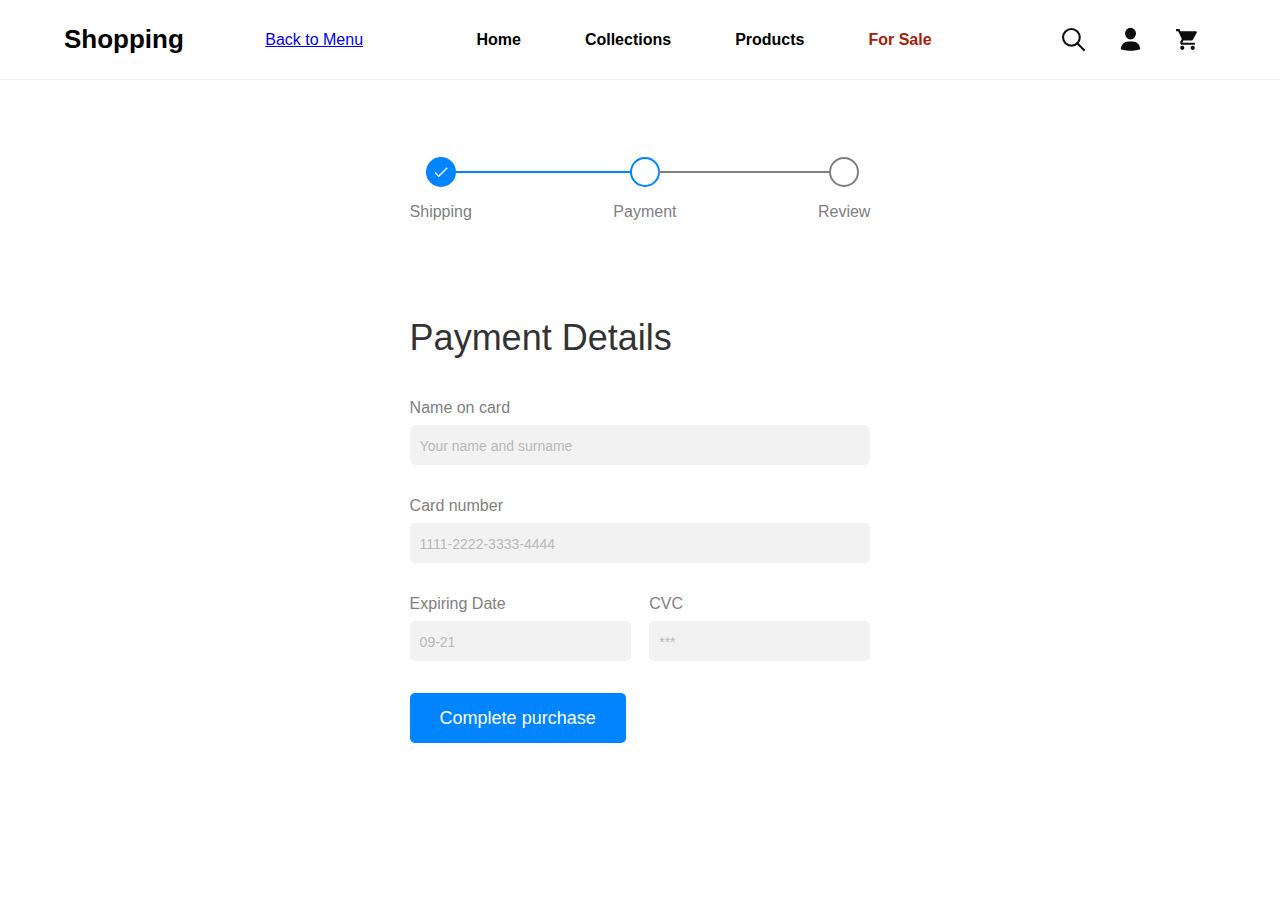
<file: payment.html>
<!DOCTYPE html>
<html lang="en">
<head>
    <meta charset="UTF-8">
    <meta http-equiv="X-UA-Compatible" content="IE=edge">
    <meta name="viewport" content="width=device-width, initial-scale=1.0">
    <link rel="stylesheet" href="styles_payment.css">
    <title>Complete your purchase</title>
</head>
<body>

    <header>
        <h1 class="logo">Shopping</h1>
        <a href="index.html" class="menu-link">Back to Menu</a>
        <ul class="menu-container">
            <li class="menu-item">Home</li>
            <li class="menu-item">Collections</li>
            <li class="menu-item">Products</li>
            <li class="menu-item red">For Sale</li>
        </ul>
        <div class="menu-icons-container">
           <img src="Resources/Search.svg" alt="" class="icon"> 
           <img src="Resources/Profile.svg" alt="" class="icon"> 
           <img src="Resources/Cart.svg" alt="" class="icon"> 
        </div>
    </header>

    <div class="progress-checkout-container">
        <div class="progress-step-container">
            <div class="step-check"></div>
            <span class="step-title">Shipping</span>
        </div>
        <div class="progress-step-container">
            <div class="step-check"></div>
            <span class="step-title">Payment</span>
        </div>
        <div class="progress-step-container">
            <div class="step-check"></div>
            <span class="step-title">Review</span>
        </div>
    </div>
    
    <div class="form-container">
        <h2 class="form-title">Payment Details</h2>
        <form action="" class="checkout-form">
            <div class="input-line">
                <label for="name">Name on card</label>
                <input type="text" name="name" id="name" placeholder="Your name and surname">
            </div>
            <div class="input-line">
                <label for="name">Card number</label>
                <input type="text" name="name" id="name" placeholder="1111-2222-3333-4444">
            </div>
            <div class="input-container">
                <div class="input-line">
                    <label for="name">Expiring Date</label>
                    <input type="text" name="name" id="name" placeholder="09-21">
                </div>
                <div class="input-line">
                    <label for="name">CVC</label>
                    <input type="text" name="name" id="name" placeholder="***">
                </div>
            </div>
            <input type="button" value="Complete purchase">
        </form>
    </div>

</body>
</html>
</file>
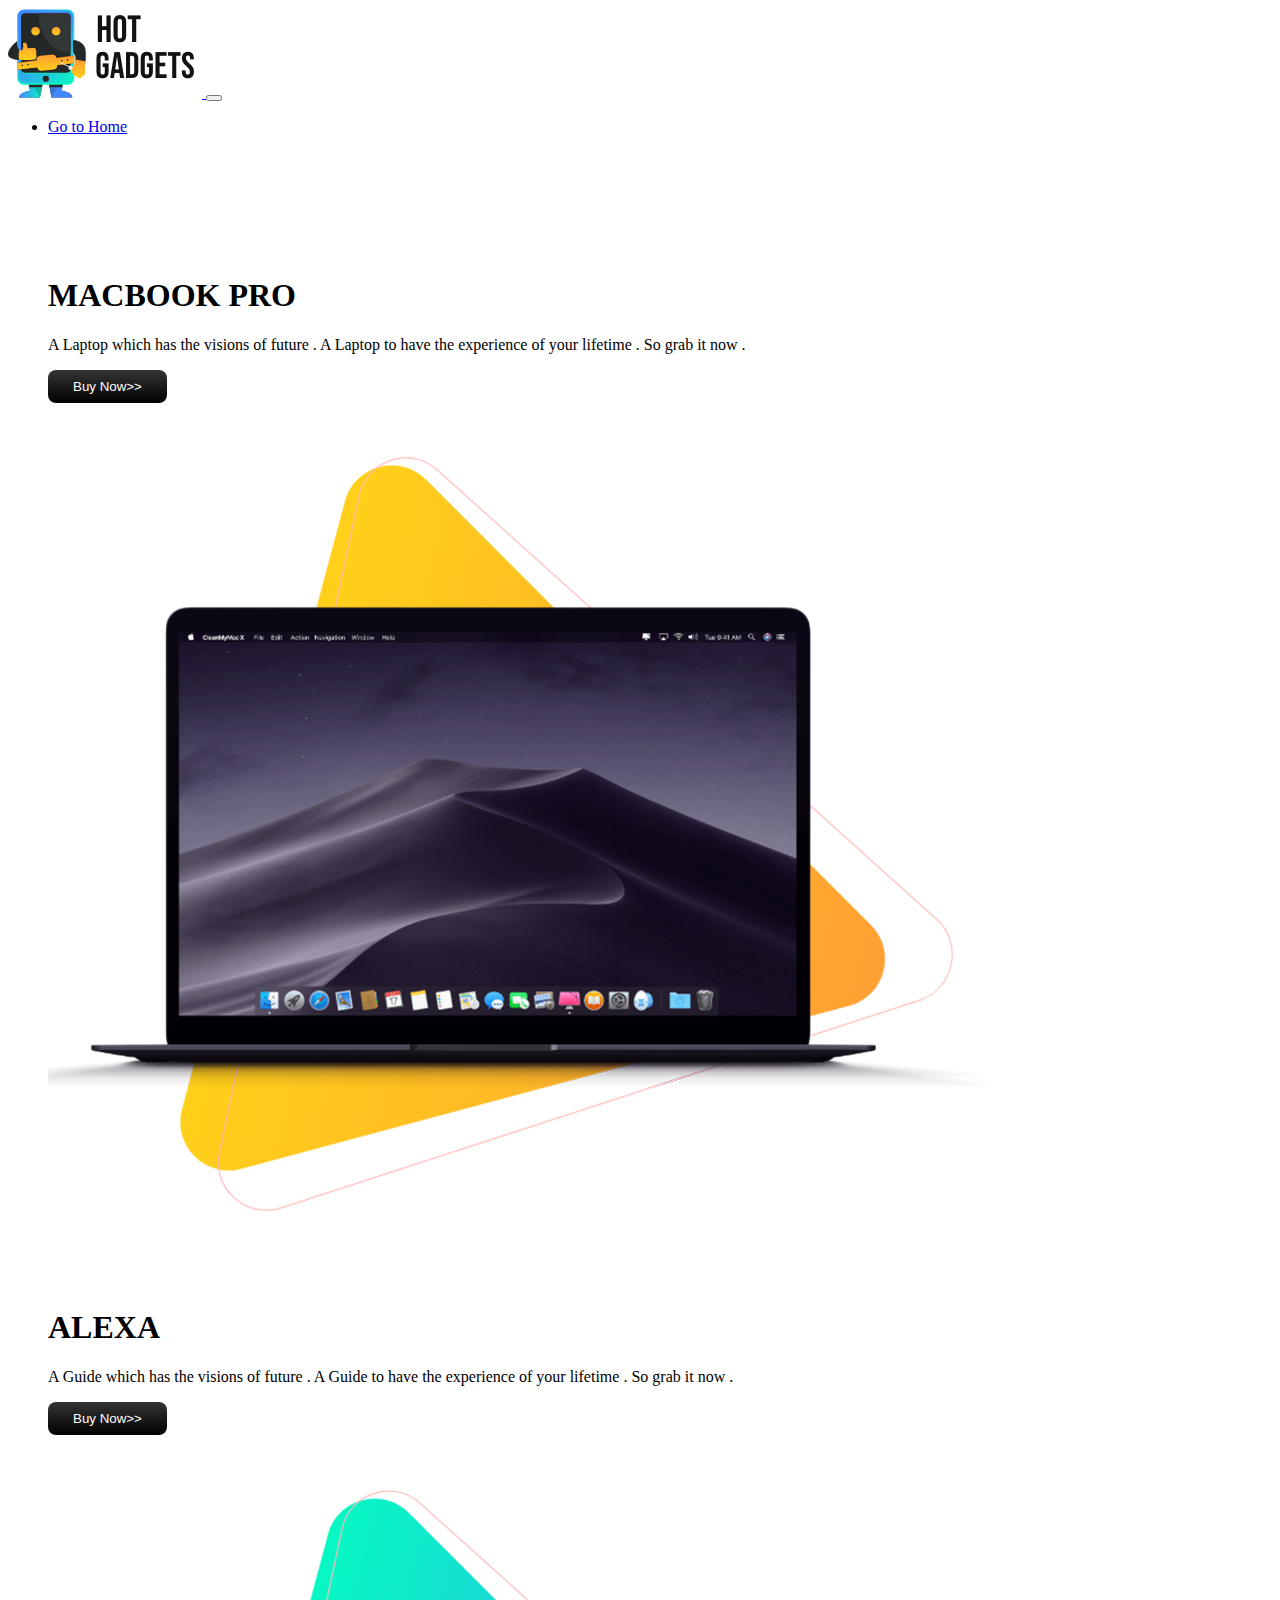
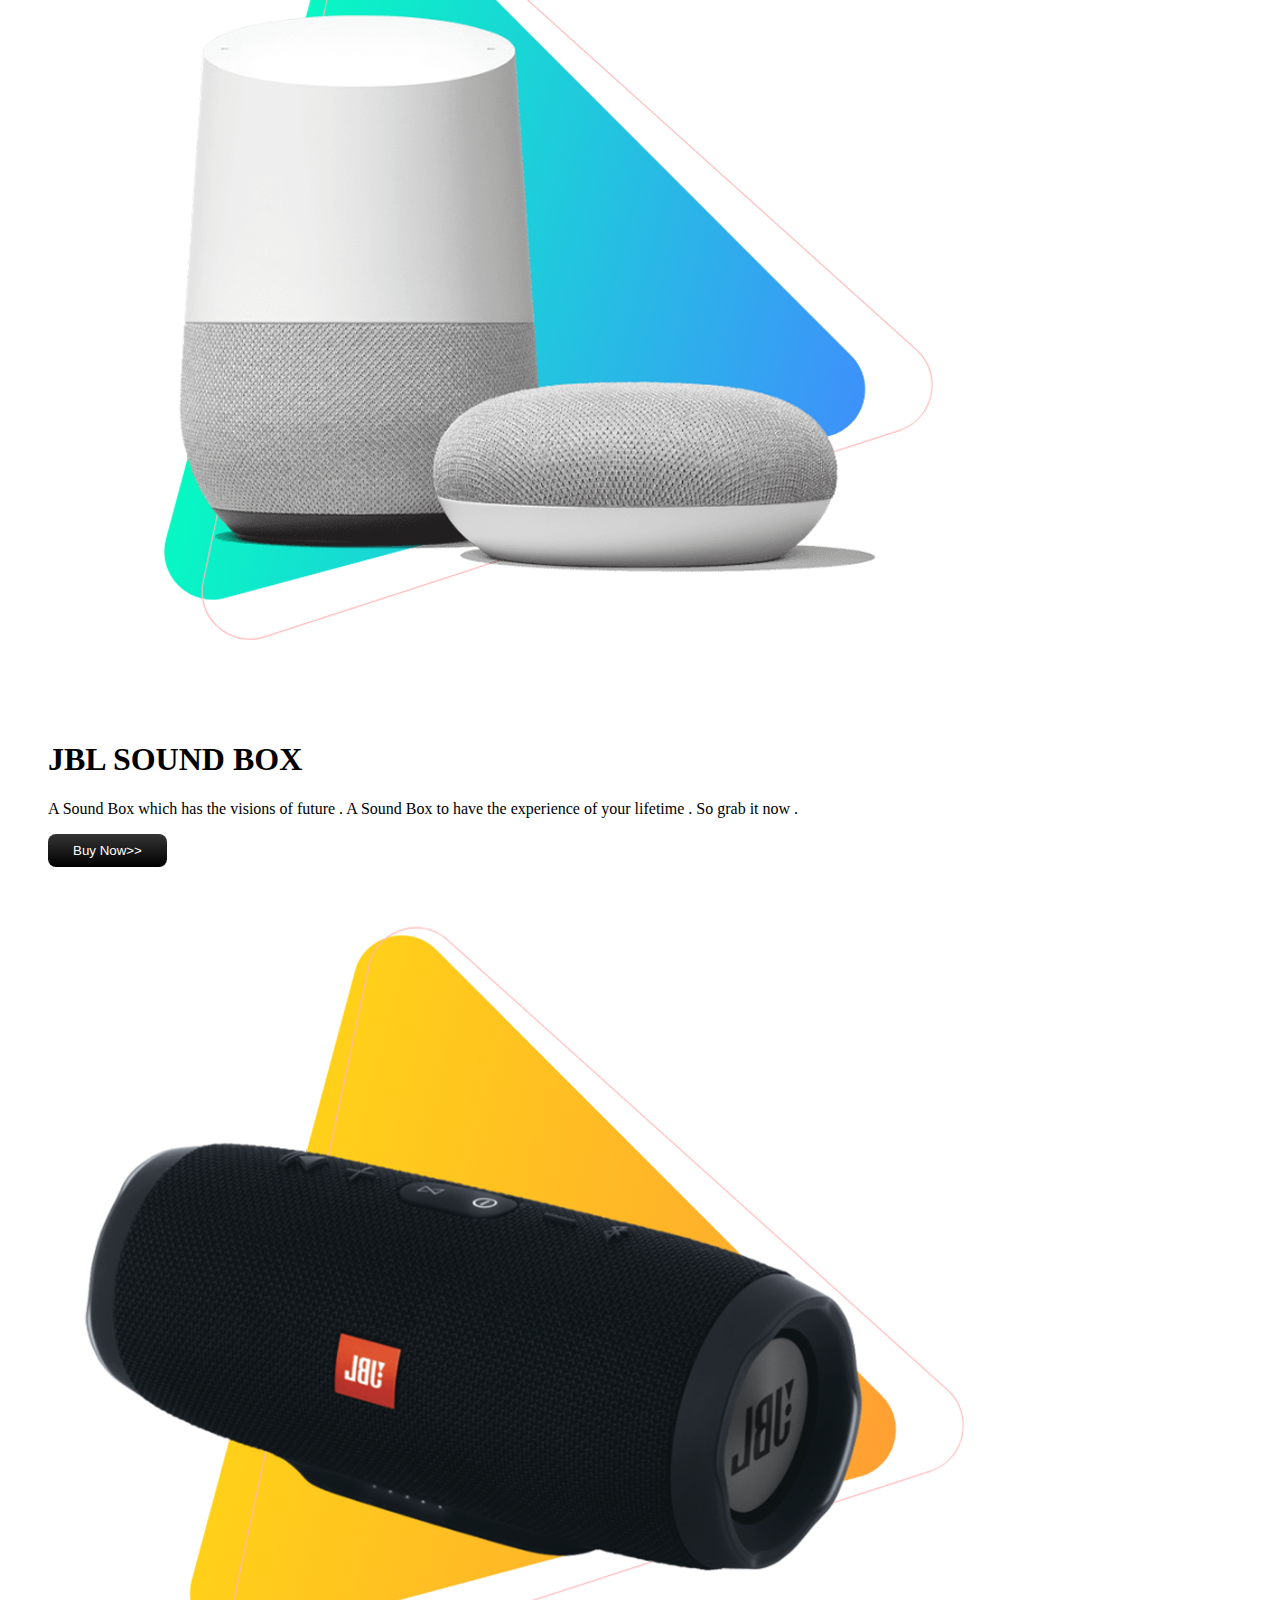
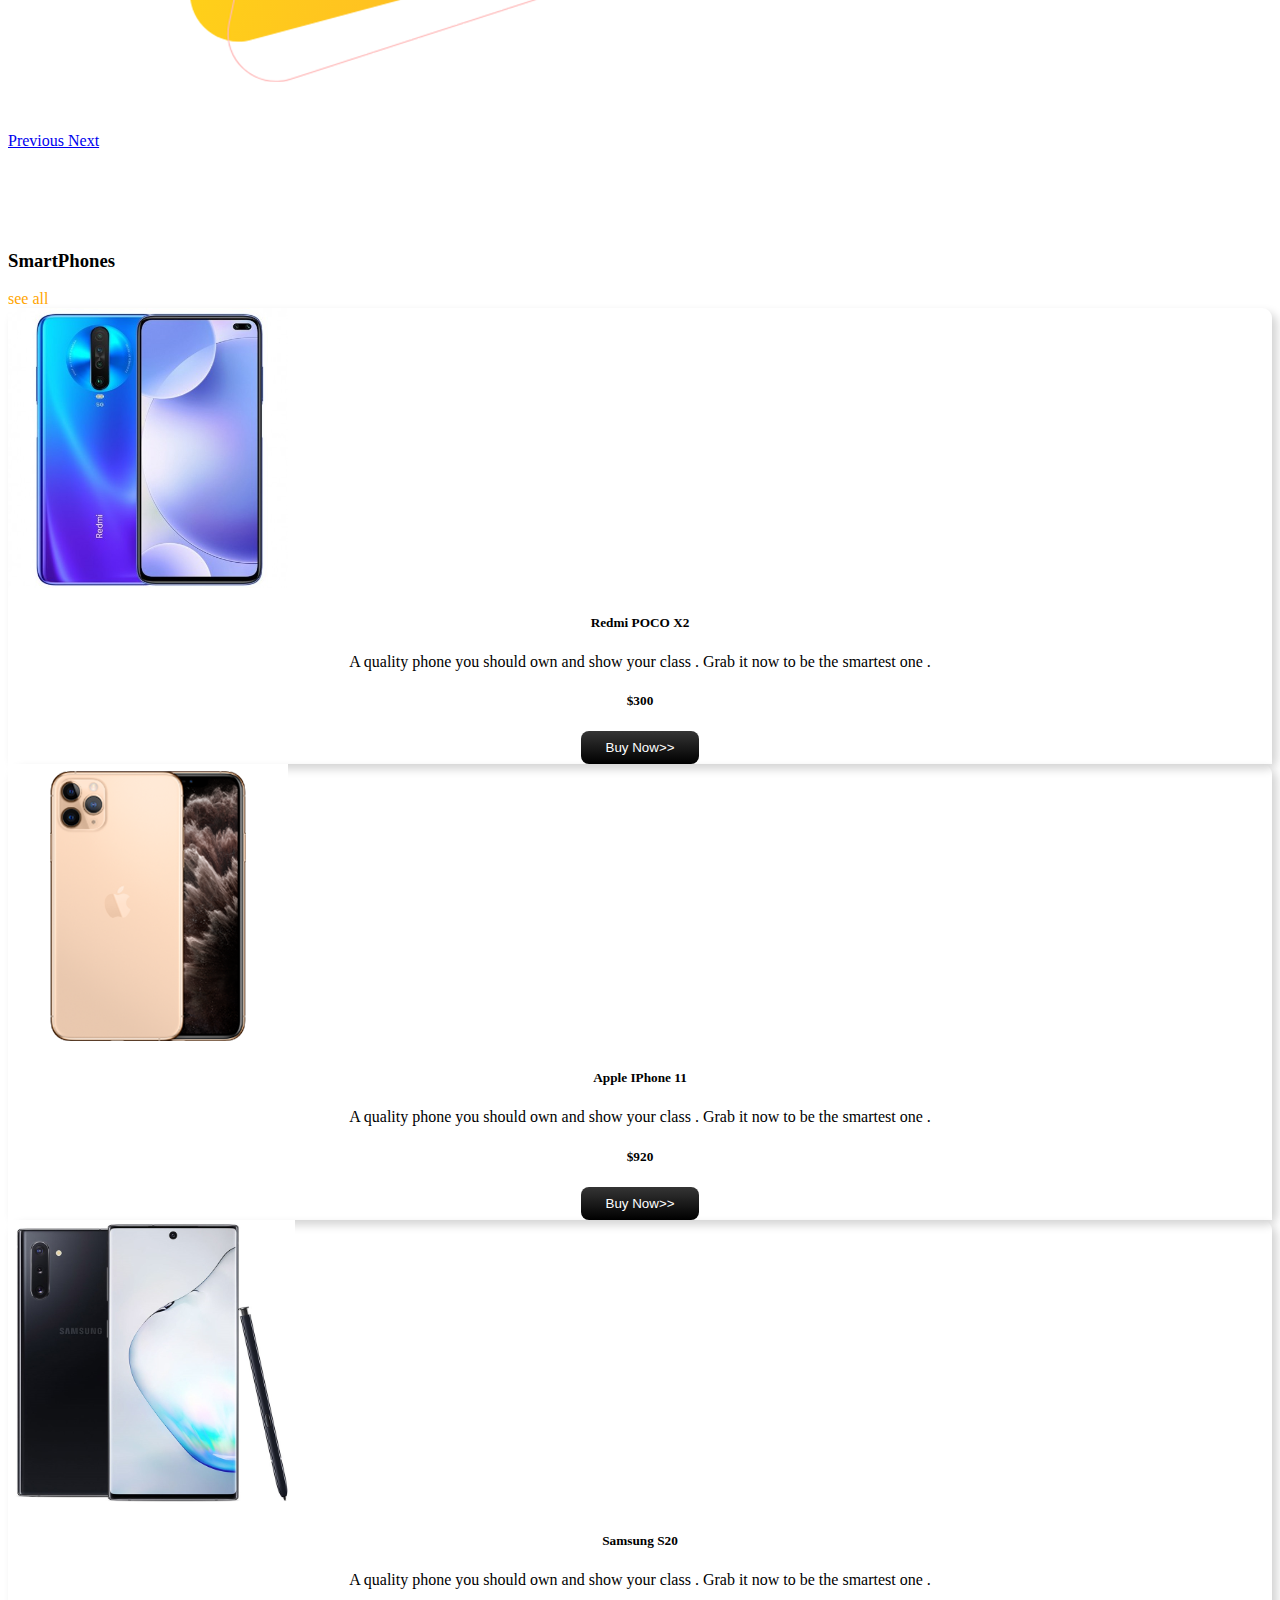
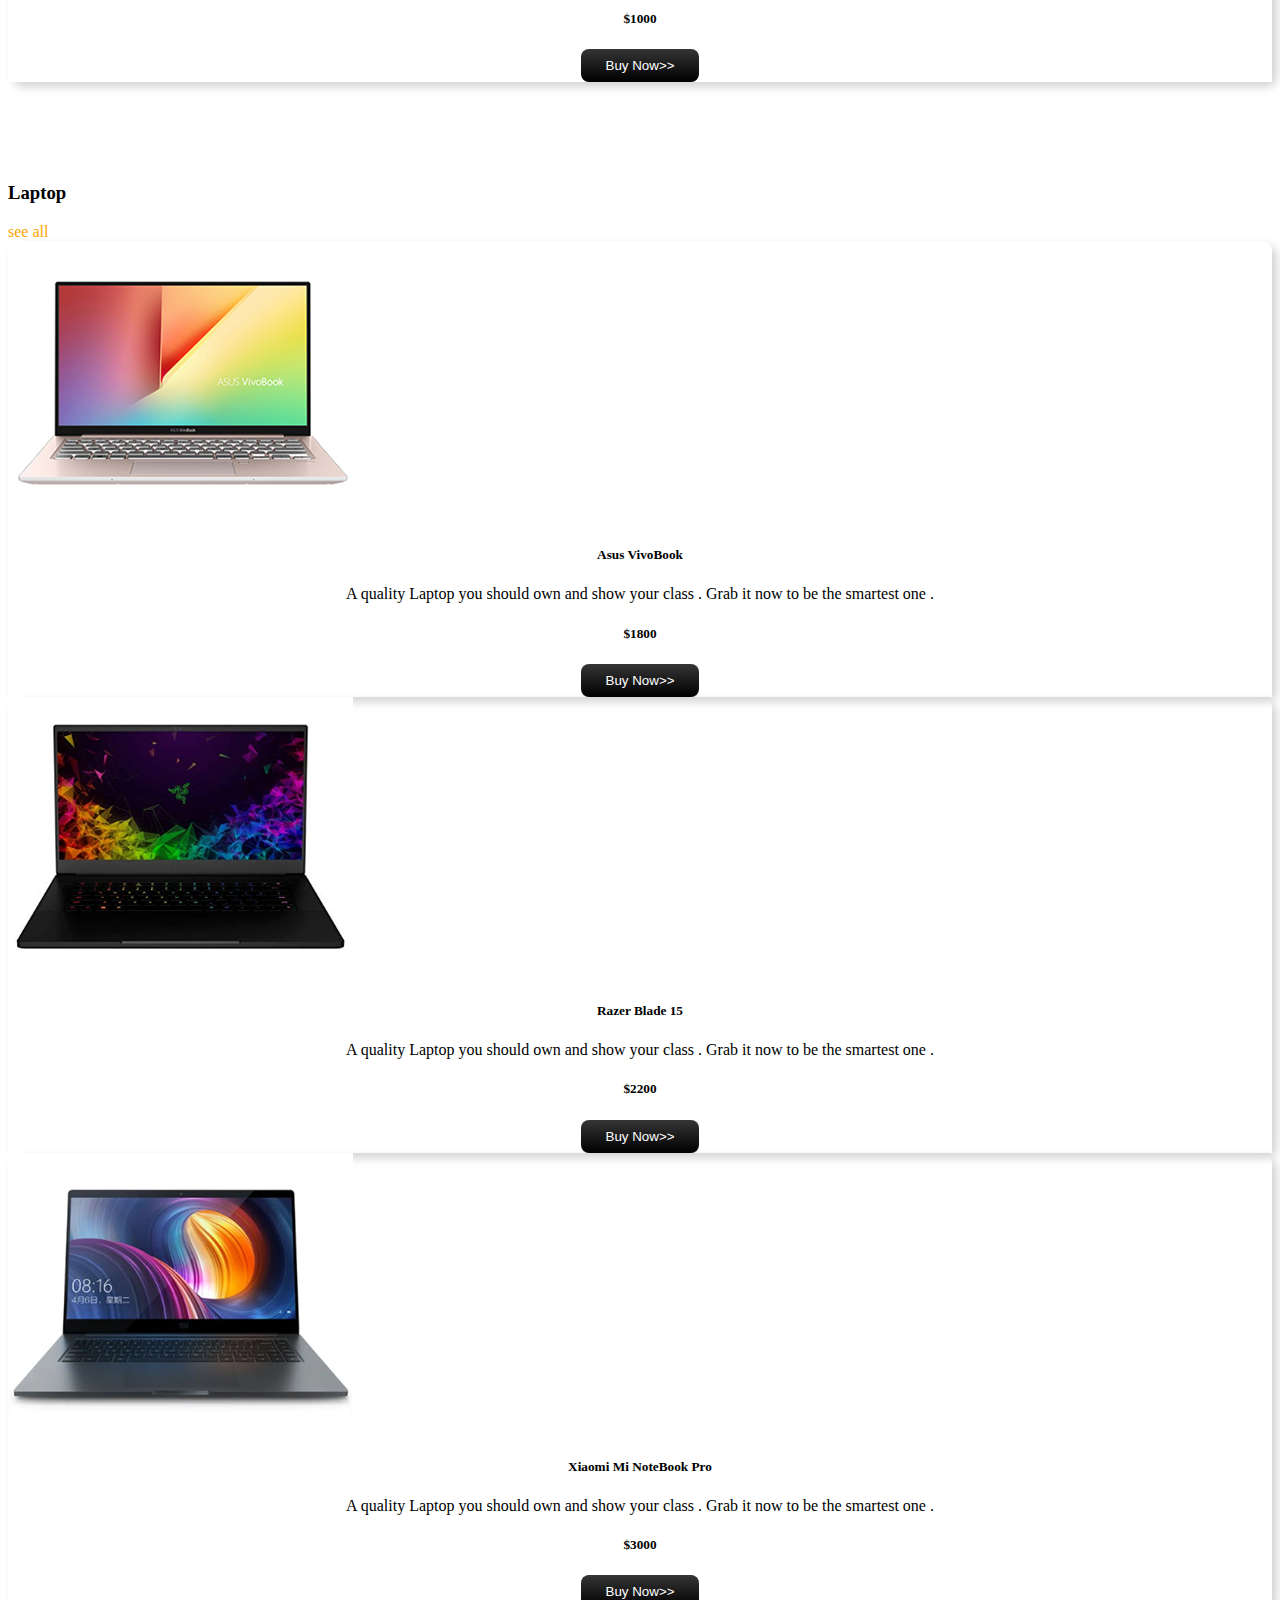
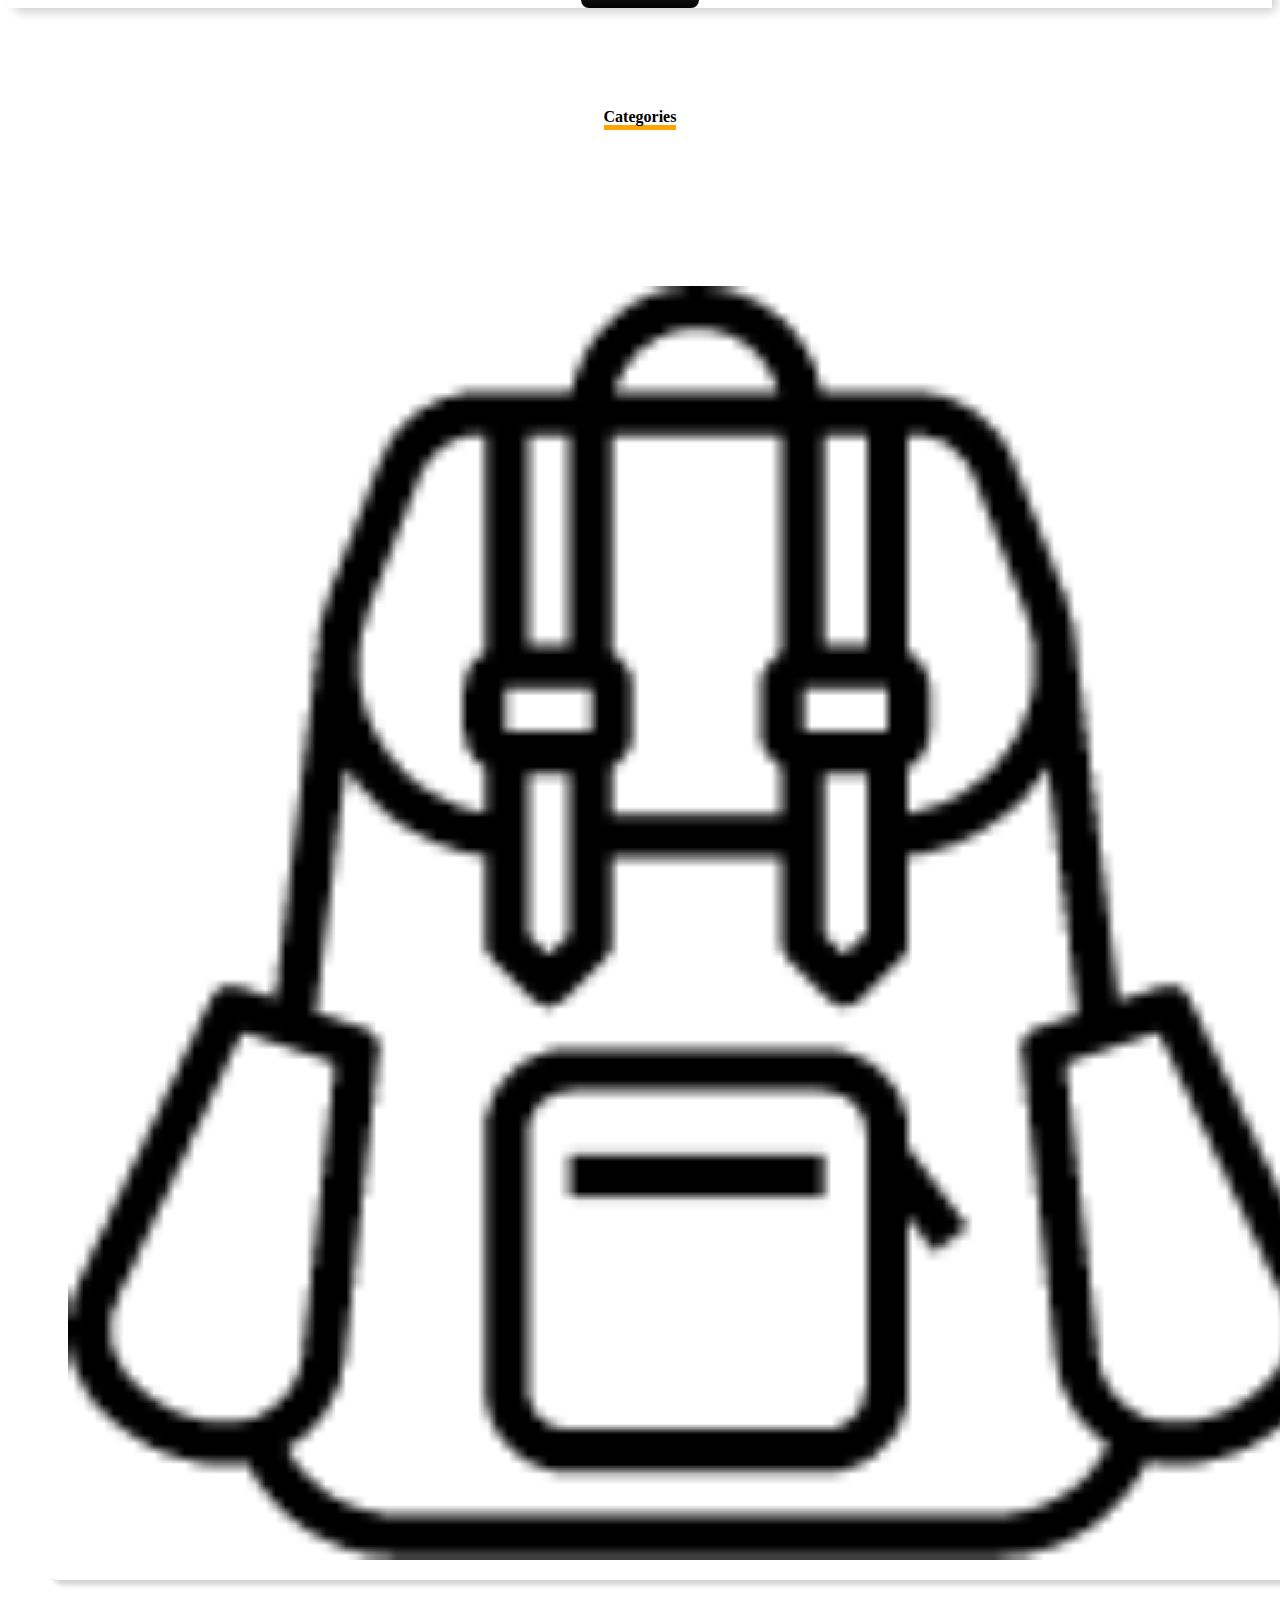
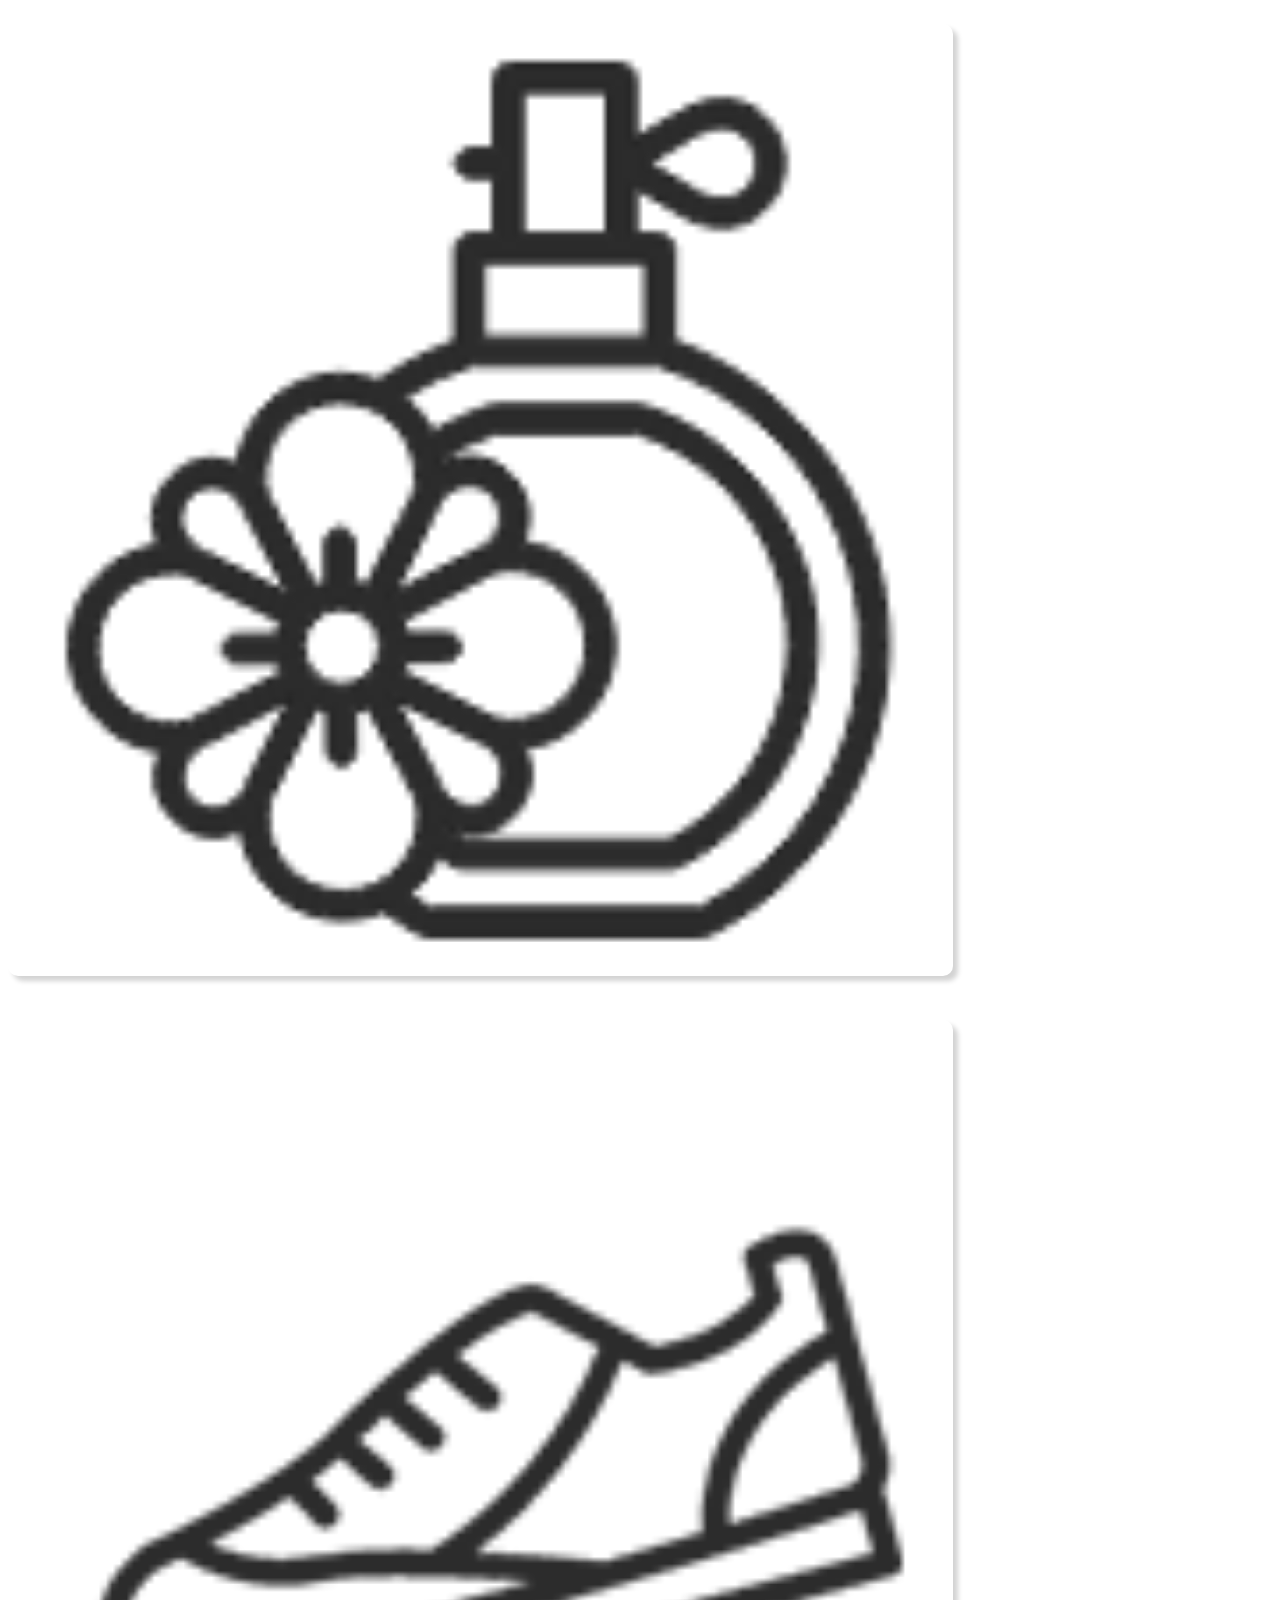
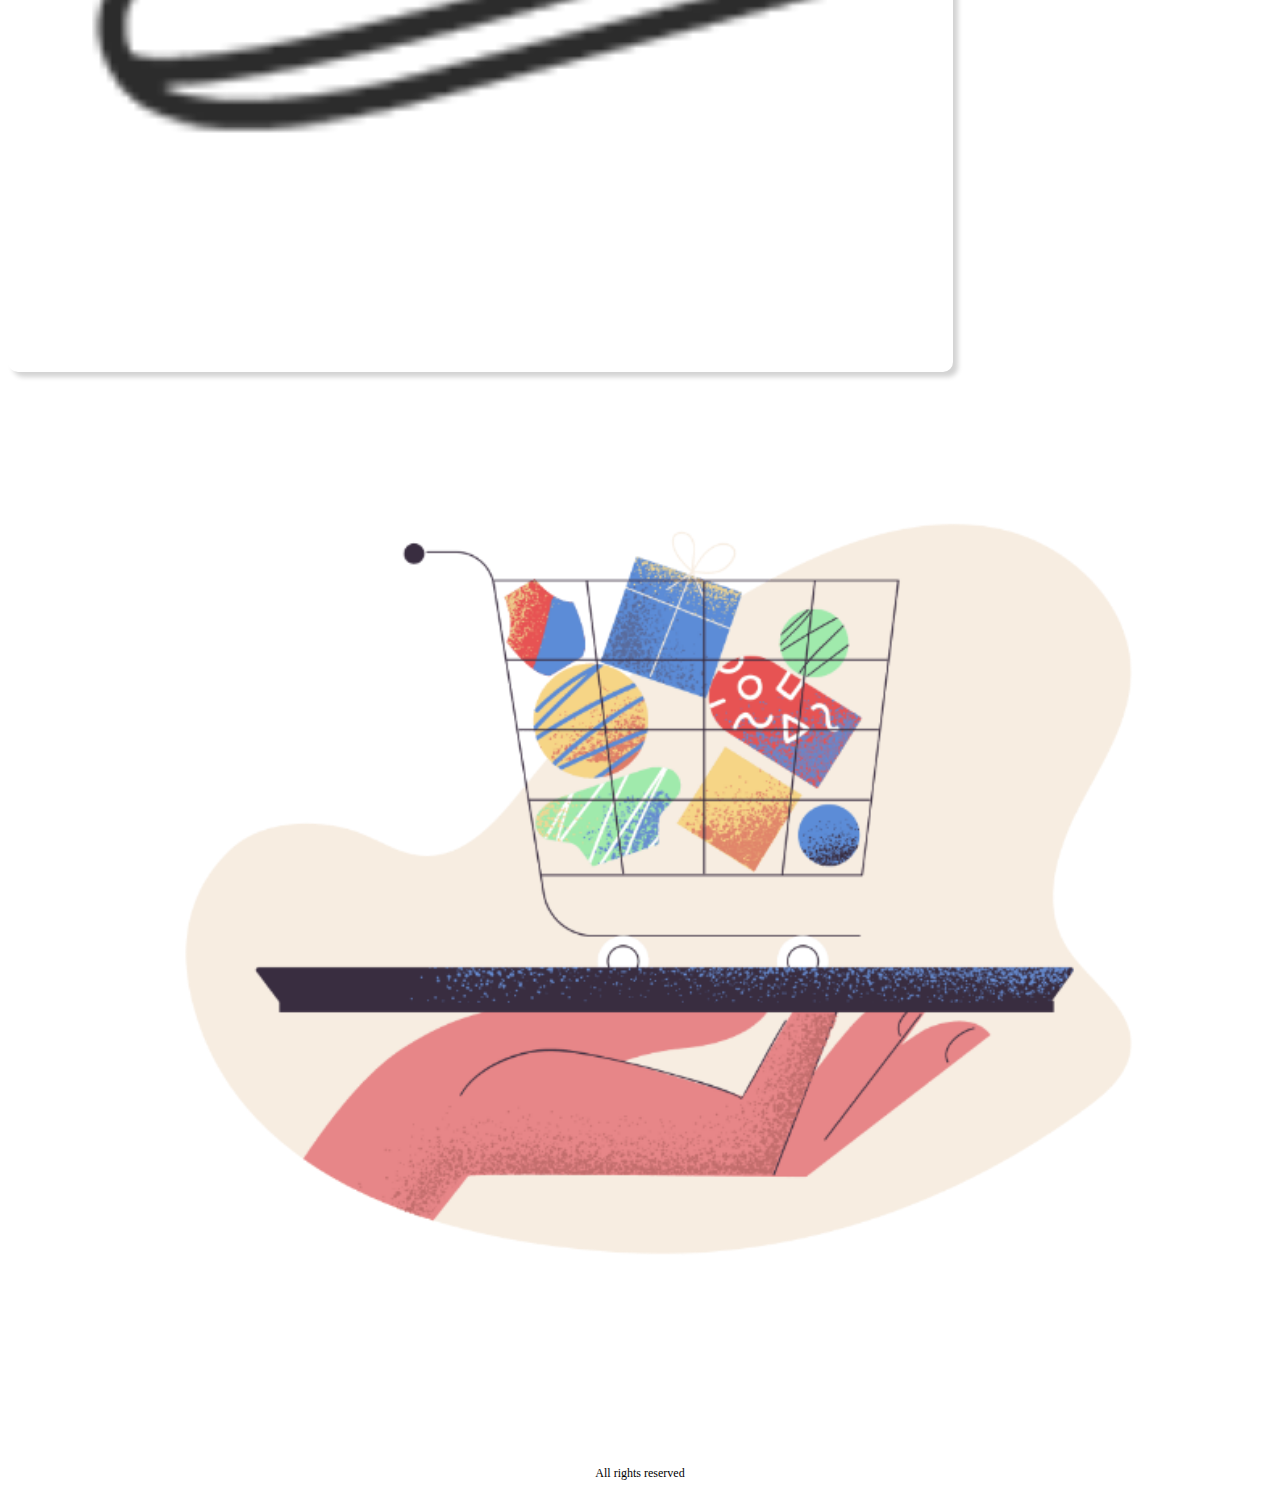
<file: product.html>
<!DOCTYPE html>
<html lang="en">
<head>
    <meta charset="UTF-8">
    <meta name="viewport" content="width=device-width, initial-scale=1.0">
    <title>Hot Gadgets</title>
    <link rel="stylesheet" href="https://stackpath.bootstrapcdn.com/bootstrap/4.5.0/css/bootstrap.min.css" integrity="sha384-9aIt2nRpC12Uk9gS9baDl411NQApFmC26EwAOH8WgZl5MYYxFfc+NcPb1dKGj7Sk" crossorigin="anonymous">
    <link rel="stylesheet" href="styles_product.css">
</head>

<body>
    <div class="container">
        <nav class="navbar navbar-expand-lg navbar-light bg-light">
            <a class="navbar-brand" href="#">
                <img src="images/logo.png" alt="">
            </a>
            <button class="navbar-toggler" type="button" data-toggle="collapse" data-target="#navbarNav" aria-controls="navbarNav" aria-expanded="false" aria-label="Toggle navigation">
              <span class="navbar-toggler-icon"></span>
            </button>
            <div class="collapse navbar-collapse d-flex justify-content-end" id="navbarNav">
              <ul class="navbar-nav">
                <li class="nav-item active">
                 
                  <div class="menu-button-container">
                    <a href="index.html" class="menu-button">Go to Home</a>
                  </div>
                  

                
              </ul>
            </div>
          </nav>
    </div>

        <div class="container carousel">
            <div id="carouselExampleControls" class="carousel slide orange-bg" data-ride="carousel">
                <div class="carousel-inner">
                  <div class="carousel-item active">
                      <div class="row align-items-center">
                          <div class="col-md-7">
                            <h1>
                               MACBOOK PRO
                            </h1>
                              <p>A Laptop which has the visions of future . A Laptop to have the experience of your lifetime . So grab it now .</p>
                              
                              <button class="buy-now-button">Buy Now>></button>
                          </div>
                          <div class="col-md-5">
                            <img src="images/banner-products/product-1.png" class="d-block w-100" alt="...">
                          </div>
    
                      </div>
                    
                  </div>
                  <div class="carousel-item">
                      <div class="row align-items-center">
                         <div class="col-md-7">
                            <h1>
                               ALEXA
                            </h1>
                              <p>A Guide which has the visions of future . A Guide to have the experience of your lifetime . So grab it now .</p>
                             
                              <button class="buy-now-button">Buy Now>></button>
    
                         </div>
                         <div class="col-md-5">
                            <img src="images/banner-products/slider-1.png" class="d-block w-100" alt="...">
                         </div>
                      </div>
                   
                  </div>
                  <div class="carousel-item">
                      <div class="row align-items-center">
                          <div class="col-md-7">
                              <h1>
                                 JBL SOUND BOX
                              </h1>
                                <p>A Sound Box which has the visions of future . A Sound Box  to have the experience of your lifetime . So grab it now .</p>
                                <button class="buy-now-button">Buy Now>></button>
                          </div>
                          <div class="col-md-5">
                            <img src="images/banner-products/slider-3.png" class="d-block w-100" alt="...">
                            
                          </div>
                      </div>
                    
                  </div>
                </div>
                <a class="carousel-control-prev" href="#carouselExampleControls" role="button" data-slide="prev">
                  <span class="carousel-control-prev-icon" aria-hidden="true"></span>
                  <span class="sr-only">Previous</span>
                </a>
                <a class="carousel-control-next" href="#carouselExampleControls" role="button" data-slide="next">
                  <span class="carousel-control-next-icon" aria-hidden="true"></span>
                  <span class="sr-only">Next</span>
                </a>
            </div>
              </div>

              <div class="container phones">
                <div class="d-flex bd-highlight mb-3">
                    <div class="p-2 bd-highlight"><h3>SmartPhones</h3></div>
                    <div class="ml-auto p-2 bd-highlight see-all">see all</div>
                  </div>
              <div class="card-deck">
                  <div class="card ">
                    <img src="images/phone/phone-1.png" class="card-img-top" alt="...">
                    <div class="card-body">
                      <h5 class="card-title">Redmi POCO X2</h5>
                      <p class="card-text">A quality phone you should own and show your class . Grab it now to be the smartest one .</p>
                      <h5 class="price">$300</h5>
                    </div>
                    <div class="card-footer">
                        <button class="buy-now-button">Buy Now>></button>
                    </div>
                  </div>
                  <div class="card">
                    <img src="images/phone/phone-2.png" class="card-img-top" alt="...">
                    <div class="card-body">
                      <h5 class="card-title">Apple IPhone 11</h5>
                      <p class="card-text">A quality phone you should own and show your class . Grab it now to be the smartest one .</p>
                      <h5 class="price">$920</h5>
                    </div>
                    <div class="card-footer">
                        <button class="buy-now-button">Buy Now>></button>
                    </div>
                  </div>
                  <div class="card">
                    <img src="images/phone/phone-3.png" class="card-img-top" alt="...">
                    <div class="card-body">
                      <h5 class="card-title">Samsung S20</h5>
                      <p class="card-text">A quality phone you should own and show your class . Grab it now to be the smartest one .</p>
                      <h5 class="price">$1000</h5>
                    </div>
                    <div class="card-footer">
                        <button class="buy-now-button">Buy Now>></button>
                    </div>
                  </div>
                </div>
              </div>

              <div class="container phones">
                <div class="d-flex bd-highlight mb-3">
                    <div class="p-2 bd-highlight"><h3>Laptop</h3></div>
                    <div class="ml-auto p-2 bd-highlight see-all">see all</div>
                  </div>
              <div class="card-deck">
                  <div class="card ">
                    <img src="images/laptop/product-1.png" class="card-img-top" alt="...">
                    <div class="card-body">
                      <h5 class="card-title">Asus VivoBook</h5>
                      <p class="card-text">A quality Laptop you should own and show your class . Grab it now to be the smartest one .</p>
                      <h5 class="price">$1800</h5>
                    </div>
                    <div class="card-footer">
                        <button class="buy-now-button">Buy Now>></button>
                    </div>
                  </div>
                  <div class="card">
                    <img src="images/laptop/product-2.png" class="card-img-top" alt="...">
                    <div class="card-body">
                      <h5 class="card-title">Razer Blade 15</h5>
                      <p class="card-text">A quality Laptop you should own and show your class . Grab it now to be the smartest one .</p>
                      <h5 class="price">$2200</h5>
                    </div>
                    <div class="card-footer">
                        <button class="buy-now-button">Buy Now>></button>
                    </div>
                  </div>
                  <div class="card">
                    <img src="images/laptop/product-3.png" class="card-img-top" alt="...">
                    <div class="card-body">
                      <h5 class="card-title">Xiaomi Mi NoteBook Pro</h5>
                      <p class="card-text">A quality Laptop you should own and show your class . Grab it now to be the smartest one .</p>
                      <h5 class="price">$3000</h5>
                    </div>
                    <div class="card-footer">
                        <button class="buy-now-button">Buy Now>></button>
                    </div>
                  </div>
                </div>
              </div>

              <div class="container">
                <div>
                  <h4>
                    <span class="underline">Categories</span>
                  </h4>
                </div>
              </div>

              <div class="container">
               
                <div class="row categories">
                  <div class="row col-md-6">
                    <div class=" col-md-6 img-fluid d-flex align-items-center ">
                      <img src="images/Categories/bag.png" class="cat-img d-flex align-items-center" alt="">
                    </div>
                    <div class="col-md-6 img-fluid justify-content-center">
                      <img src="images/Categories/perfume.png" class="cat-img1 d-flex align-items-center" alt="">
                      <img src="images/Categories/shoe.png" class="cat-img1 d-flex align-items-center" alt="">
                    </div>
                  </div>
                  <div class="row col-md-6">
                    <img src="images/Categories/pale-order.png" class="pale d-flex align-items-center" alt="">
                  </div>
                </div>
              </div>

              <footer>
                <p>All rights reserved </p>
              </footer>
              
        
        
        
   
    
    <script src="https://code.jquery.com/jquery-3.5.1.slim.min.js" integrity="sha384-DfXdz2htPH0lsSSs5nCTpuj/zy4C+OGpamoFVy38MVBnE+IbbVYUew+OrCXaRkfj" crossorigin="anonymous"></script>
    <script src="https://cdn.jsdelivr.net/npm/popper.js@1.16.0/dist/umd/popper.min.js" integrity="sha384-Q6E9RHvbIyZFJoft+2mJbHaEWldlvI9IOYy5n3zV9zzTtmI3UksdQRVvoxMfooAo" crossorigin="anonymous"></script>
    <script src="https://stackpath.bootstrapcdn.com/bootstrap/4.5.0/js/bootstrap.min.js" integrity="sha384-OgVRvuATP1z7JjHLkuOU7Xw704+h835Lr+6QL9UvYjZE3Ipu6Tp75j7Bh/kR0JKI" crossorigin="anonymous"></script>
</body>
</html>
</file>
<file: styles_payment.css>
*{
    margin: 0;
    padding: 0;
    font-family: Arial, Helvetica, sans-serif;
    box-sizing: border-box;
    transition: 0.5s;
}

body{
    height: 100vh;
    width: 100%;
    display: flex;
    justify-content: center;
    align-items: center;
    flex-direction: column;
    padding: 0 20%;
}

header{
    width: 100%;
    position: fixed;
    top: 0;
    left: 0;
    height: 80px;
    border-bottom: 1px solid #f2f2f2;
    background-color: white;
    display: flex;
    justify-content: space-between;
    align-items: center;
    padding: 0 5%;
}

.logo{
    font-size: 26px;
    font-weight: 800;
}

.menu-container{
    display: flex;
    justify-content: center;
    align-items: center;
    list-style-type: none;
}

.menu-item{
    margin: 2rem;
    cursor: pointer;
    font-weight: 600;
}

.red{
    color: rgb(167, 33, 10);
}

.menu-icons-container{
    height: 100%;
    display: flex;
    justify-content: center;
    align-items: center;
}

.icon{
    filter: invert(1);
    height: 25px;
    margin: 1rem;
}

.progress-checkout-container{
    display: flex;
    justify-content: space-between;
    align-items: center;
    width: 60%;
}

.progress-step-container{
    display: flex;
    justify-content: center;
    align-items: center;
    flex-direction: column;
}

.step-check{
    background-color: rgb(0, 132, 255);
    height: 30px;
    width: 30px;
    border-radius: 30px;
    margin-bottom: 1rem;
    position: relative;
    background-image: url(Resources/check.svg);
    background-position: center;
    background-repeat: no-repeat;
    background-size: 60%;
}

.progress-step-container:nth-of-type(3) .step-check::after{
    display: none;
}
.progress-step-container:nth-of-type(3) .step-check{
    background-image: none;
    background-color: white;
    border: 2px solid grey;
}

.progress-step-container:nth-of-type(2) .step-check::after{
    background-color: grey;
}

.progress-step-container:nth-of-type(2) .step-check{
    background-image: none;
    background-color: white;
    border: 2px solid rgb(0, 132, 255);
}

.step-check::after{
    content: "";
    width: 15vw;
    height: 2px;
    background-color: inherit;
    position: absolute;
    top: 50%;
    right: 0;
    transform: translateX(100%) translateY(-50%);
}

.step-title{
    color: grey;
}

.form-container{
    width: 60%;
    margin-top: 6rem;
    display: flex;
    justify-content: flex-start;
    align-items: flex-start;
    flex-direction: column;
}

.form-title{
    font-size: 36px;
    margin-bottom: 2.5rem;
    font-weight: 500;
    opacity: 0.8;
}

.checkout-form{
    display: flex;
    justify-content: center;
    align-items: flex-start;
    flex-direction: column;
    width: 100%;
}

.input-line{
    display: flex;
    justify-content: center;
    align-items: flex-start;
    flex-direction: column;
    margin-bottom: 2rem;
    width: 100%;
}

label{
    font-size: 16px;
    color: grey;
    margin-bottom: 0.5rem;
}

input[type="text"]{
    width: 100%;
    height: 40px;
    padding: 0 10px;
    background-color: #f2f2f2;
    border-radius: 5px;
    border: none;
    font-size: 18px;
}

input[type="text"]::placeholder{
    font-size: 14px;
    color: #b9b9b9;
}

.input-container{
    display: flex;
    justify-content: space-between;
    align-items: center;
    width: 100%;
}

.input-container .input-line{
    width: 48%;
}

input[type="button"]{
    background-color: rgb(0, 132, 255);
    color: white;
    font-weight: 500;
    font-size: 18px;
    height: 50px;
    padding: 0 30px;
    border: none;
    border-radius: 5px;
    cursor: pointer;
}

input[type="button"]:hover{
    background-color: rgb(4, 88, 167);
}
</file>
<file: styles_product.css>
.container{
    margin-bottom: 100px;
}



.carousel-item{
    padding: 20px 40px;
}

.buy-now-button{
    background-image: linear-gradient(180deg, rgb(53, 53, 53),black);
    color: #fff;
    border: none;
    border-radius: 8px;
    padding: 9px 25px;
    cursor: pointer;
}
.see-all{
    color: orange;
}
.card{
    border: none;
    border-radius: 10px;
    box-shadow: 5px 5px 10px lightgray;
}
.card-footer{
    background-color: white;
    border-top: none;
}
.card-title, .card-text,.card-footer, .price{
    text-align: center;
}
.underline {
    
    border-bottom: 5px solid orange;
    }
    h4{
        text-align: center;
    }
    .cat-img{
        width: 100%;
        border: none;
        border-radius: 10px;
        box-shadow: lightgray 5px 5px 5px;
        padding: 20px;
        margin: 40px;
    }
    .pale{
        width: 100%;
    }
    .cat-img1{
        width: 70%;
        border: none;
        border-radius: 10px;
        box-shadow: lightgray 5px 5px 5px;
        padding: 30px;
        margin-bottom: 40px;
    }
    footer{
        font-size: 12px;
        text-align: center;
    }
</file>
